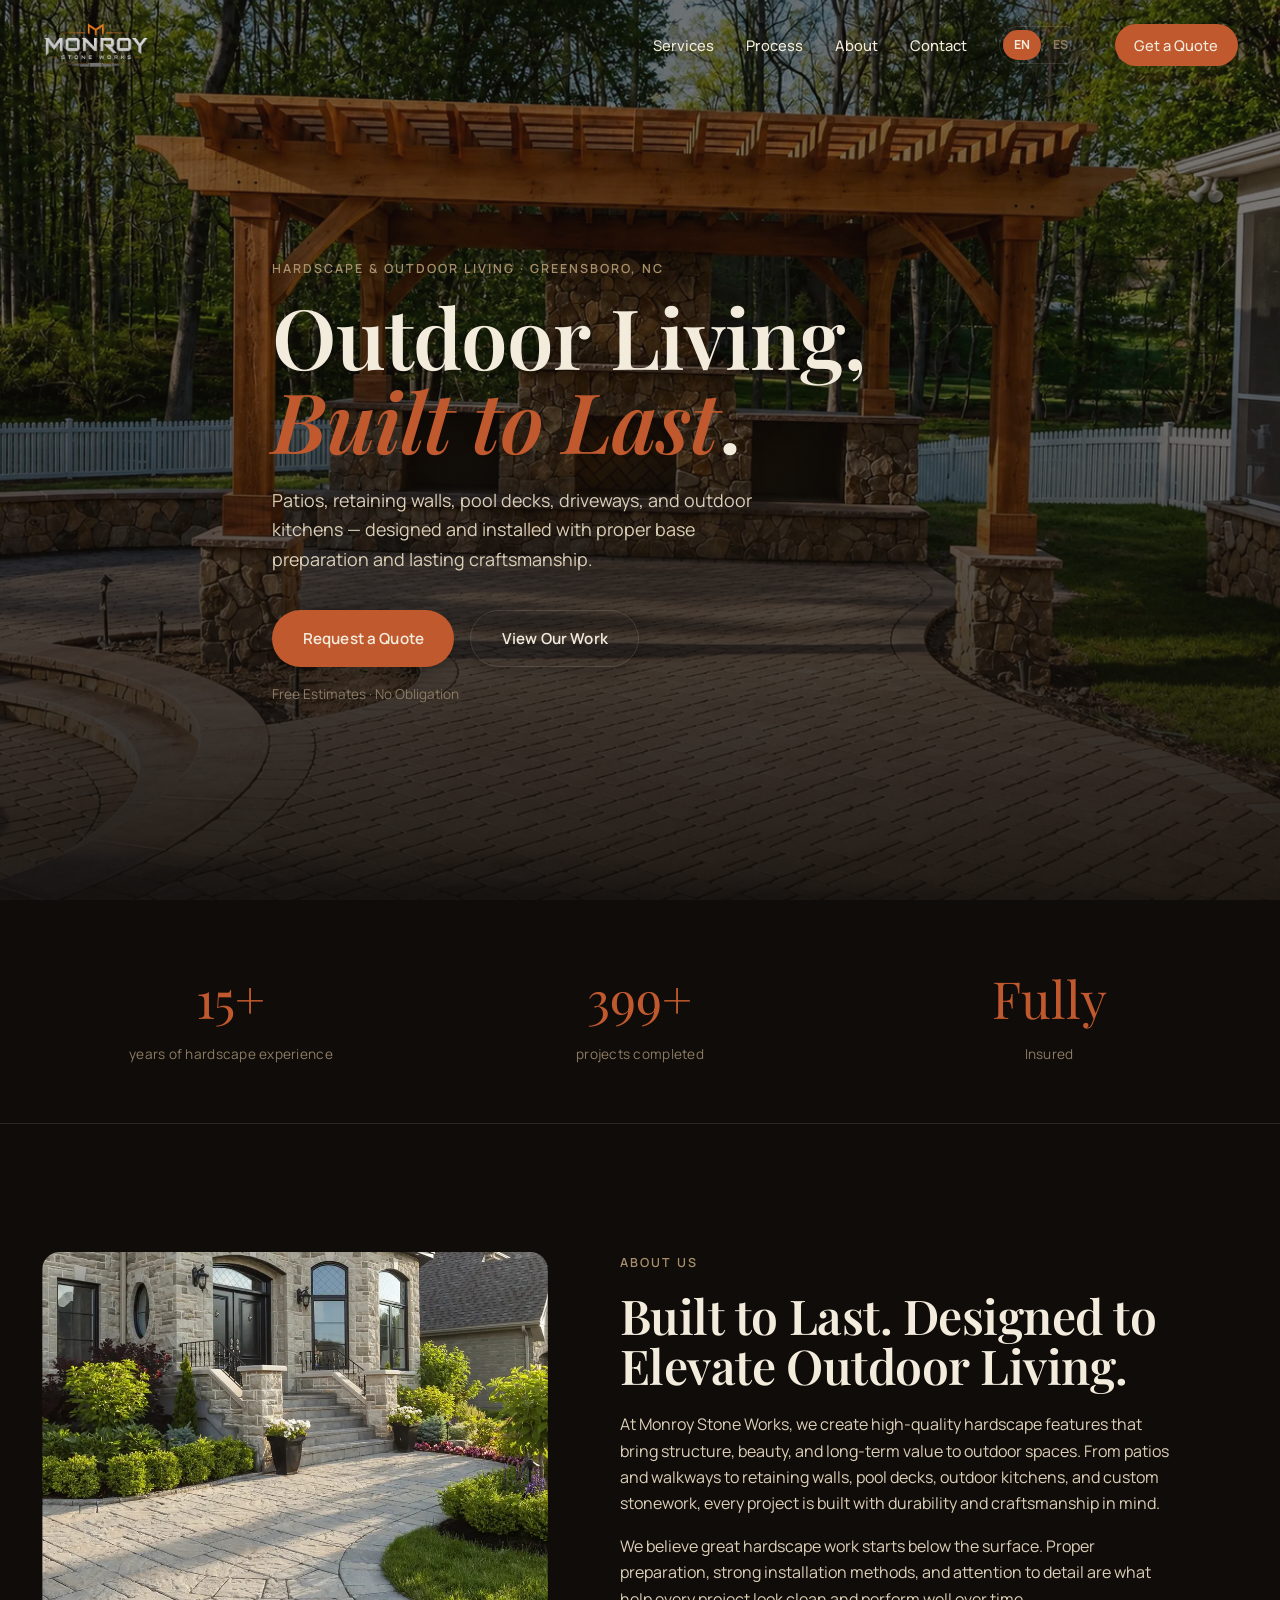
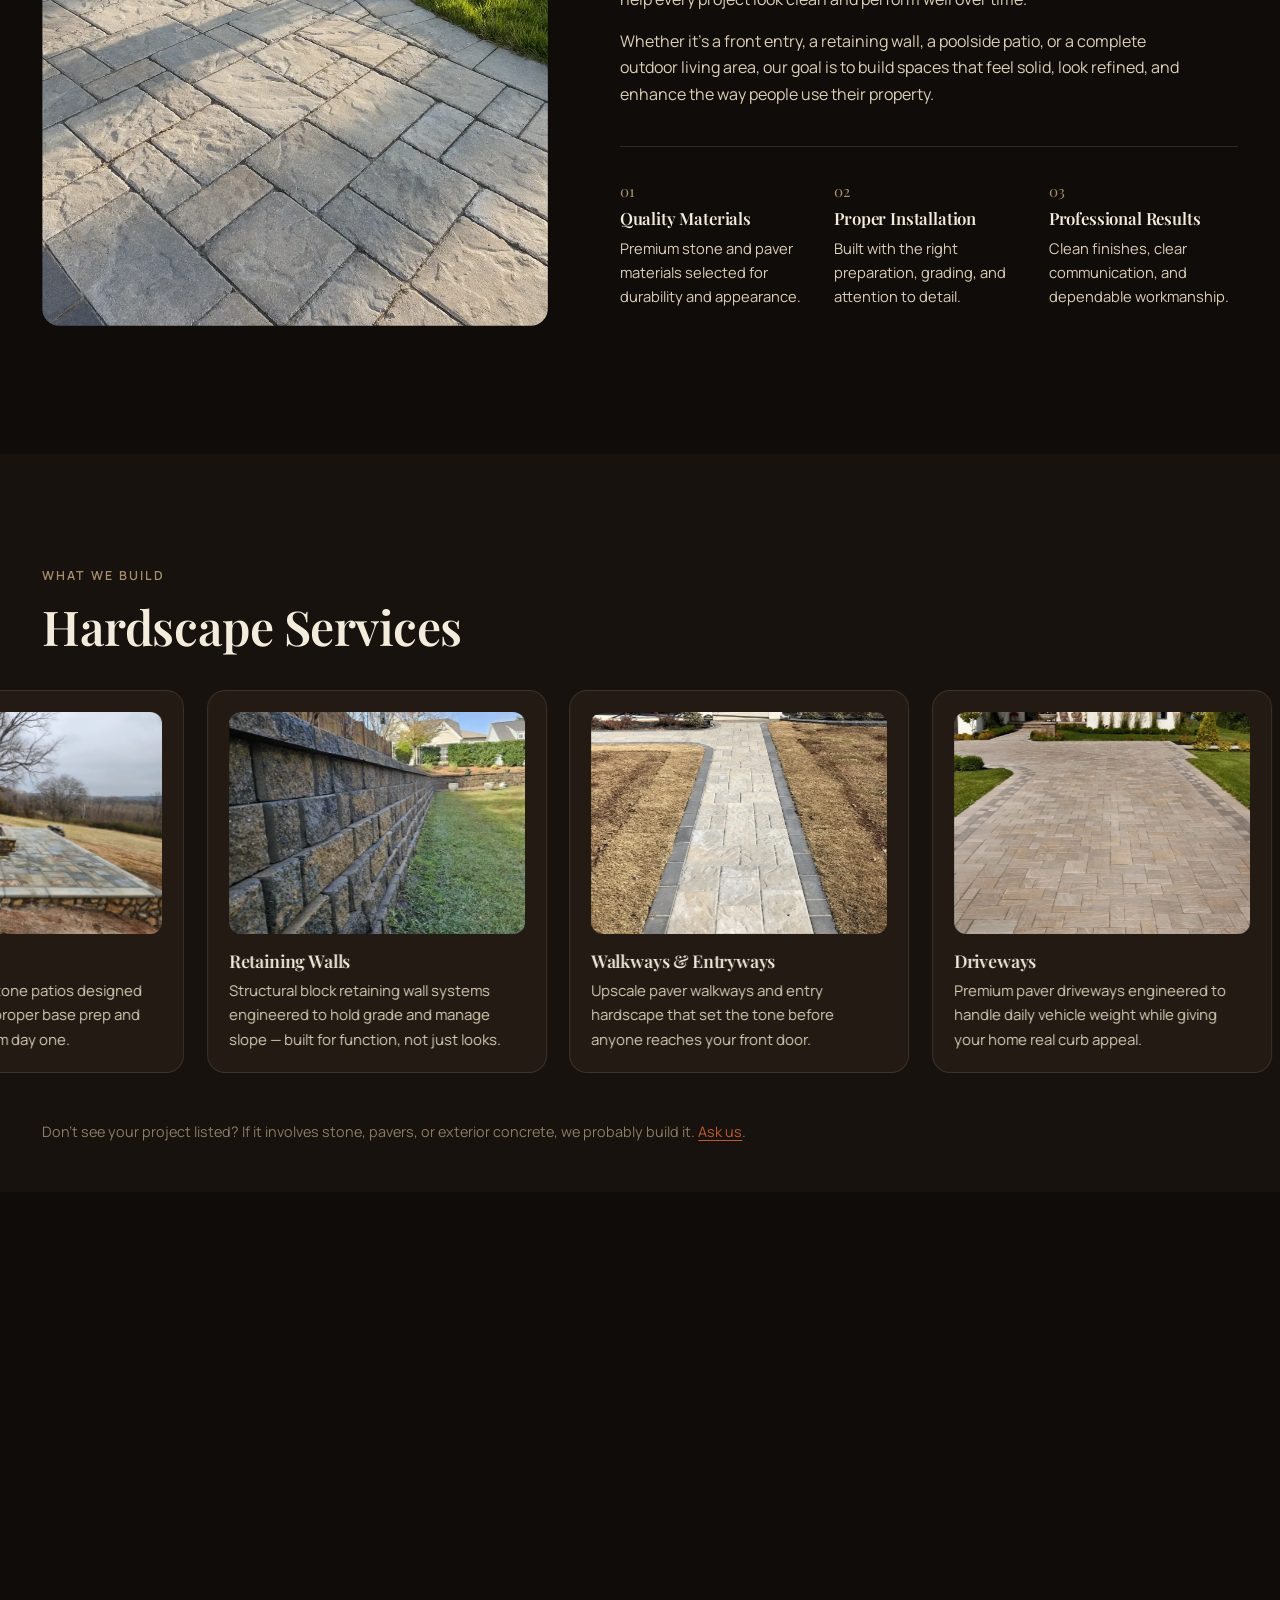
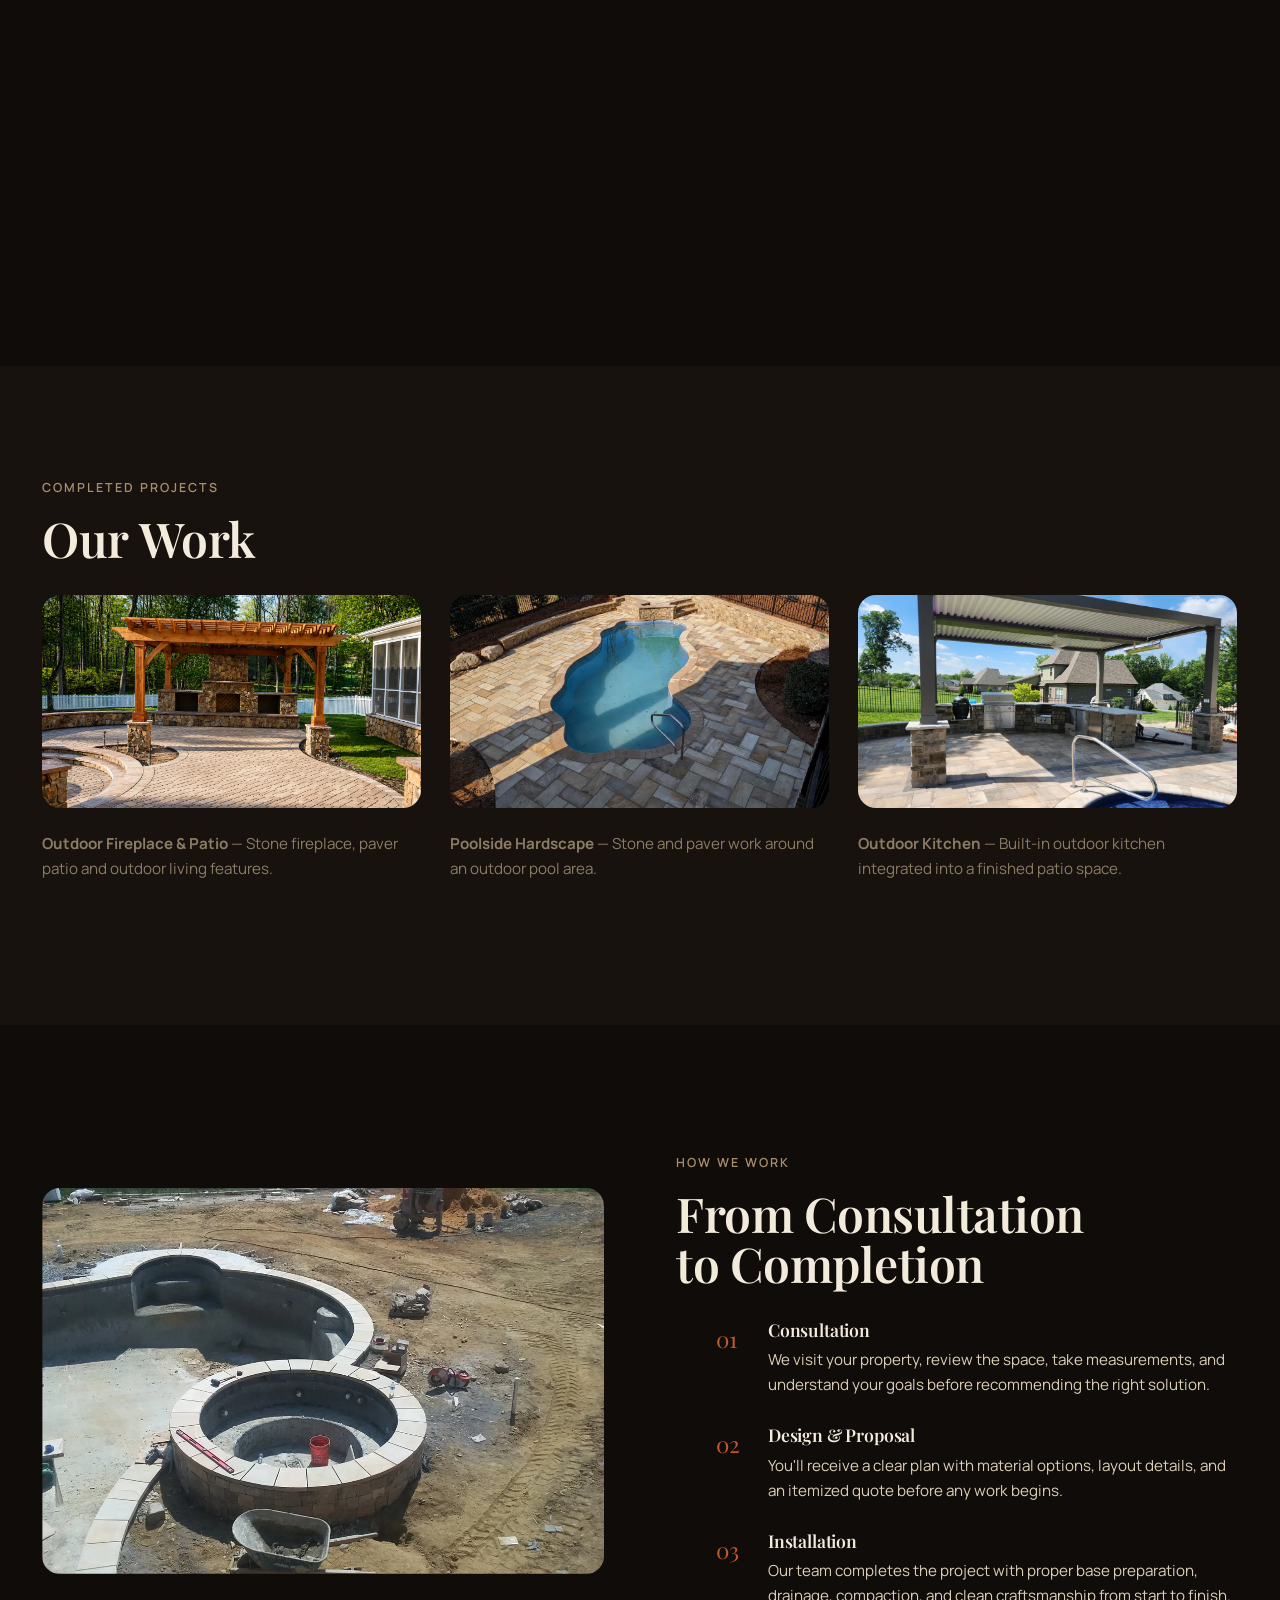
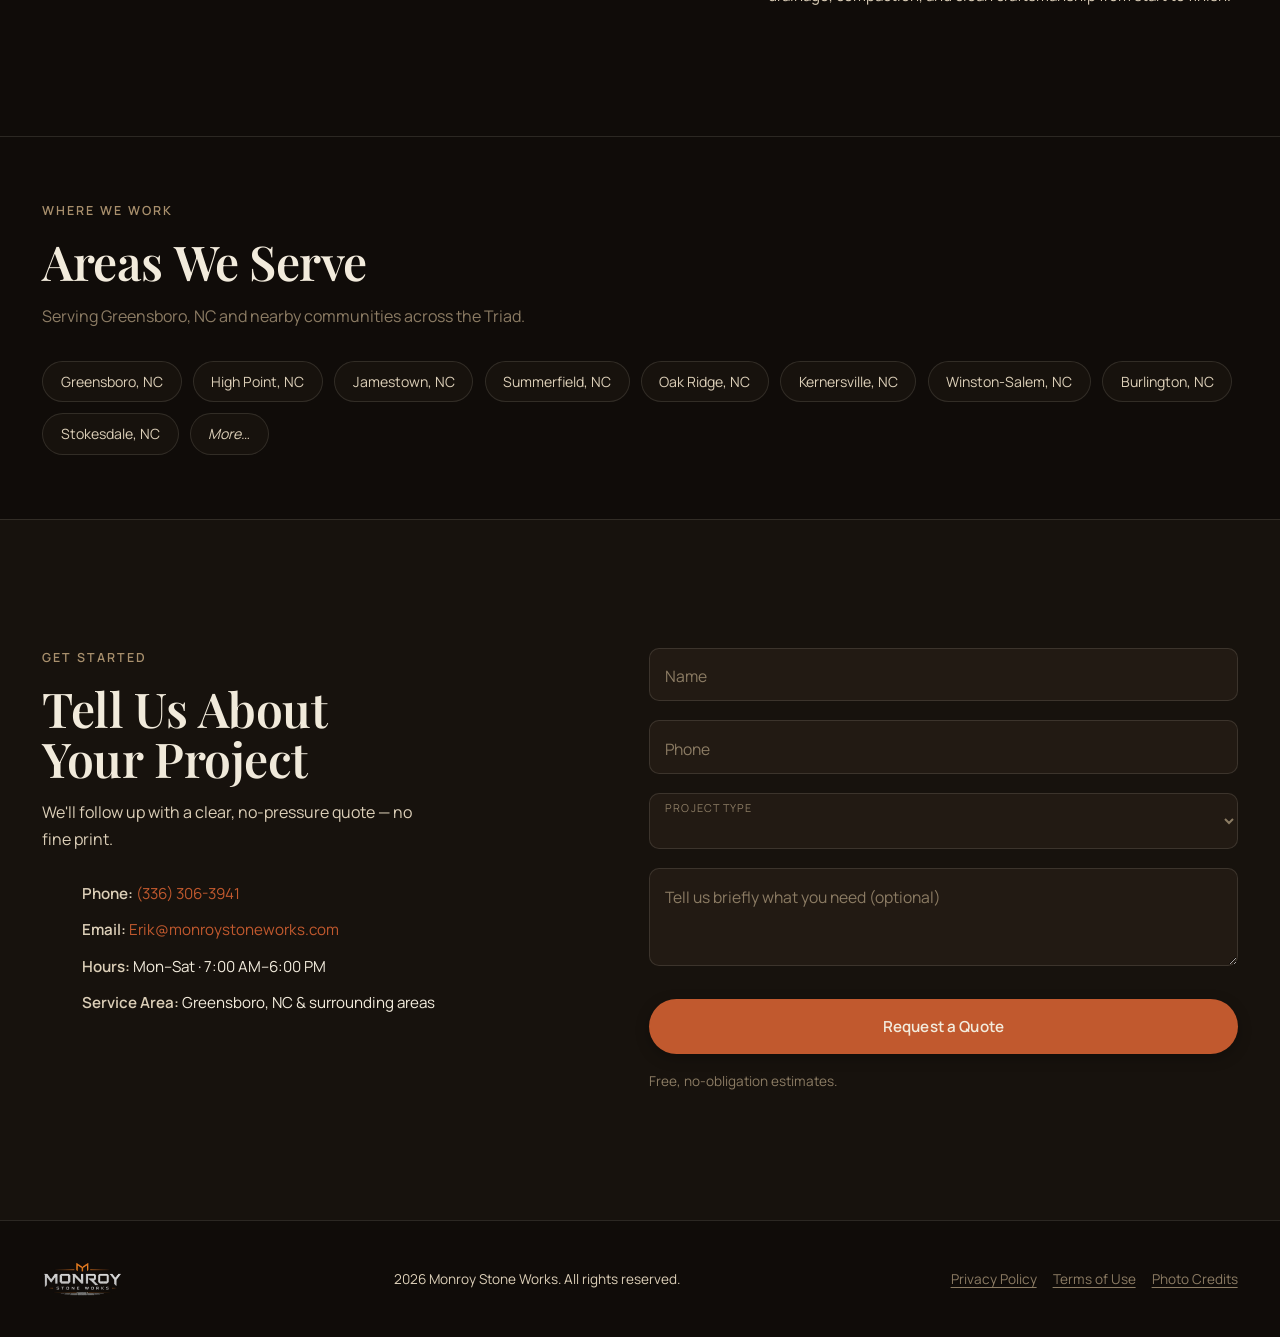
<file: index.html>
<!DOCTYPE html>
<html lang="en" data-lang="en" data-title-es="Monroy Stone Works — Hardscape y Vida Exterior en Greensboro, NC">
<head>
<meta charset="UTF-8" />
<meta name="viewport" content="width=device-width, initial-scale=1" />
<title>Monroy Stone Works — Hardscape &amp; Outdoor Living in Greensboro, NC</title>
<meta name="description" content="Monroy Stone Works builds patios, retaining walls, pool decks, outdoor kitchens, and driveways in Greensboro, NC. Free, no-obligation quotes." data-es="Monroy Stone Works construye patios, muros de retención, áreas de piscina, cocinas exteriores y entradas en Greensboro, Carolina del Norte. Cotizaciones gratuitas sin compromiso." />

<link rel="canonical" href="https://stonemonroy.com/" />

<meta property="og:type" content="website" />
<meta property="og:site_name" content="Monroy Stone Works" />
<meta property="og:title" content="Monroy Stone Works — Hardscape &amp; Outdoor Living in Greensboro, NC" />
<meta property="og:description" content="Monroy Stone Works builds patios, retaining walls, pool decks, outdoor kitchens, and driveways in Greensboro, NC. Free, no-obligation quotes." />
<meta property="og:url" content="https://stonemonroy.com/" />
<meta property="og:image" content="https://stonemonroy.com/assets/img/hero.webp" />
<meta property="og:locale" content="en_US" />

<meta name="twitter:card" content="summary_large_image" />
<meta name="twitter:title" content="Monroy Stone Works — Hardscape &amp; Outdoor Living in Greensboro, NC" />
<meta name="twitter:description" content="Monroy Stone Works builds patios, retaining walls, pool decks, outdoor kitchens, and driveways in Greensboro, NC. Free, no-obligation quotes." />
<meta name="twitter:image" content="https://stonemonroy.com/assets/img/hero.webp" />

<link rel="icon" href="assets/favicon.svg" type="image/svg+xml" />

<script type="application/ld+json">
{
  "@context": "https://schema.org",
  "@type": "HomeAndConstructionBusiness",
  "name": "Monroy Stone Works",
  "url": "https://stonemonroy.com/",
  "image": "https://stonemonroy.com/assets/img/hero.webp",
  "telephone": "+1-336-306-3941",
  "email": "Erik@monroystoneworks.com",
  "areaServed": [
    { "@type": "City", "name": "Greensboro, NC" },
    { "@type": "City", "name": "High Point, NC" },
    { "@type": "City", "name": "Jamestown, NC" },
    { "@type": "City", "name": "Summerfield, NC" },
    { "@type": "City", "name": "Oak Ridge, NC" },
    { "@type": "City", "name": "Kernersville, NC" },
    { "@type": "City", "name": "Winston-Salem, NC" },
    { "@type": "City", "name": "Burlington, NC" },
    { "@type": "City", "name": "Stokesdale, NC" }
  ],
  "openingHoursSpecification": {
    "@type": "OpeningHoursSpecification",
    "dayOfWeek": ["Monday", "Tuesday", "Wednesday", "Thursday", "Friday", "Saturday"],
    "opens": "07:00",
    "closes": "18:00"
  }
}
</script>

<link rel="preconnect" href="https://fonts.googleapis.com">
<link rel="preconnect" href="https://fonts.gstatic.com" crossorigin>
<link rel="stylesheet" href="https://fonts.googleapis.com/css2?family=Playfair+Display:ital,wght@0,500;0,600;1,500;1,600&family=Manrope:wght@300;400;500;600;700&display=swap">

<link rel="preload" as="image" href="assets/img/hero.webp" fetchpriority="high">
<link rel="stylesheet" href="styles.css?v=20260903b">
</head>
<body>

<a href="#main" class="skip-link" data-es="Saltar al contenido">Skip to content</a>

<div class="splash" data-splash aria-hidden="true">
  <div class="splash-inner">
    <img src="assets/img/logo.webp" alt="Monroy Stone Works" class="splash-logo" />
    <span class="splash-line"></span>
  </div>
</div>

<header class="nav" data-nav>
  <div class="nav-inner container">
    <a href="#" class="nav-brand"><img src="assets/img/logo.webp" alt="Monroy Stone Works" class="brand-logo" /></a>
    <nav class="nav-links" aria-label="Primary">
      <a href="#services" class="nav-link" data-es="Servicios">Services</a>
      <a href="#process" class="nav-link" data-es="Proceso">Process</a>
      <a href="#about" class="nav-link" data-es="Nosotros">About</a>
      <a href="#contact" class="nav-link" data-es="Contacto">Contact</a>
      <div class="lang-switch" data-lang-switch role="group" aria-label="Language">
        <button type="button" class="lang-btn is-active" data-lang-btn="en" aria-pressed="true">EN</button>
        <button type="button" class="lang-btn" data-lang-btn="es" aria-pressed="false">ES</button>
      </div>
      <a href="#contact" class="nav-link nav-link-cta" data-es="Cotizar">Get a Quote</a>
    </nav>
    <button class="nav-burger" data-nav-burger aria-label="Open menu" aria-expanded="false" aria-controls="mobile-nav">
      <span></span><span></span><span></span>
    </button>
  </div>
</header>

<nav id="mobile-nav" class="nav-mobile" data-nav-mobile aria-hidden="true" aria-label="Mobile menu">
  <a href="#services" data-es="Servicios">Services</a>
  <a href="#process" data-es="Proceso">Process</a>
  <a href="#about" data-es="Nosotros">About</a>
  <a href="#contact" data-es="Contacto">Contact</a>
  <div class="lang-switch lang-switch-mobile" data-lang-switch role="group" aria-label="Language">
    <button type="button" class="lang-btn is-active" data-lang-btn="en" aria-pressed="true">EN</button>
    <button type="button" class="lang-btn" data-lang-btn="es" aria-pressed="false">ES</button>
  </div>
</nav>

<main id="main">

  <section class="hero">
    <div class="hero-bg">
      <img src="assets/img/hero.webp" alt="Stone fireplace and paver patio under a cedar pergola in a finished backyard living space" fetchpriority="high" loading="eager" class="ambient-on" />
      <div class="hero-bg-tint"></div>
    </div>
    <div class="hero-grain" aria-hidden="true"></div>
    <div class="hero-inner container">
      <p class="kicker" data-es="Hardscape y Vida Exterior · Greensboro, NC">Hardscape &amp; Outdoor Living · Greensboro, NC</p>
      <h1 class="hero-title" data-split="lines" data-es="Vida Exterior, <em>Construida para Durar</em>.">Outdoor Living, <em>Built to Last</em>.</h1>
      <p class="hero-sub" data-reveal data-es="Patios, muros de retención, áreas de piscina, entradas y cocinas exteriores — diseñados e instalados con la preparación de base correcta y un acabado duradero.">Patios, retaining walls, pool decks, driveways, and outdoor kitchens — designed and installed with proper base preparation and lasting craftsmanship.</p>
      <div class="hero-actions">
        <a href="#contact" class="btn btn-primary" data-es="Solicitar Cotización">Request a Quote</a>
        <a href="#work" class="btn btn-ghost" data-es="Ver Nuestro Trabajo">View Our Work</a>
      </div>
      <p class="offer-note" data-es="Cotizaciones Gratis &middot; Sin Compromiso">Free Estimates &middot; No Obligation</p>
    </div>
  </section>

  <!-- Stats verified by business owner: 15+ years of hardscape experience and 400+ completed projects. -->
  <section class="stats" aria-label="Company facts">
    <div class="container stats-grid">
      <div class="stat" data-reveal>
        <span class="stat-value"><span data-count-to="15">15</span>+</span>
        <span class="stat-label" data-es="años de experiencia en hardscape">years of hardscape experience</span>
      </div>
      <div class="stat" data-reveal>
        <span class="stat-value"><span data-count-to="400">400</span>+</span>
        <span class="stat-label" data-es="proyectos completados">projects completed</span>
      </div>
      <div class="stat" data-reveal>
        <span class="stat-value" data-es="Empresa">Fully</span>
        <span class="stat-label" data-es="Asegurada">Insured</span>
      </div>
    </div>
  </section>

  <section class="manifesto" id="about">
    <div class="container manifesto-grid">
      <figure class="manifesto-figure" data-reveal-mask>
        <div class="figure-mask">
          <img src="assets/img/about.webp" alt="Curved paver driveway and walkway leading to a stone-front home" loading="lazy" decoding="async" />
        </div>
      </figure>
      <div class="manifesto-text">
        <p class="kicker" data-es="Quiénes Somos">About Us</p>
        <h2 data-split="words" data-es="Construido para Durar. Diseñado para Elevar la Vida Exterior.">Built to Last. Designed to Elevate Outdoor Living.</h2>
        <p data-reveal data-es="En Monroy Stone Works creamos elementos de hardscape de alta calidad que aportan estructura, belleza y valor duradero a los espacios exteriores. Desde patios y caminos hasta muros de retención, áreas de piscina, cocinas exteriores y trabajos de piedra personalizados, cada proyecto se construye pensando en la durabilidad y la mano de obra.">At Monroy Stone Works, we create high-quality hardscape features that bring structure, beauty, and long-term value to outdoor spaces. From patios and walkways to retaining walls, pool decks, outdoor kitchens, and custom stonework, every project is built with durability and craftsmanship in mind.</p>
        <p data-reveal data-es="Creemos que un buen trabajo de hardscape empieza por debajo de la superficie. Una preparación adecuada, métodos de instalación sólidos y atención al detalle son lo que hace que cada proyecto se vea limpio y funcione bien con el paso del tiempo.">We believe great hardscape work starts below the surface. Proper preparation, strong installation methods, and attention to detail are what help every project look clean and perform well over time.</p>
        <p data-reveal data-es="Ya sea una entrada principal, un muro de retención, un patio junto a la piscina o un espacio completo de vida exterior, nuestro objetivo es construir espacios que se sientan sólidos, se vean refinados y mejoren la forma en que la gente usa su propiedad.">Whether it's a front entry, a retaining wall, a poolside patio, or a complete outdoor living area, our goal is to build spaces that feel solid, look refined, and enhance the way people use their property.</p>
        <div class="manifesto-pillars">
          <div class="pillar" data-reveal>
            <span class="pillar-num">01</span>
            <h3 data-es="Materiales de Calidad">Quality Materials</h3>
            <p data-es="Piedra y adoquín premium, seleccionados por su durabilidad y apariencia.">Premium stone and paver materials selected for durability and appearance.</p>
          </div>
          <div class="pillar" data-reveal>
            <span class="pillar-num">02</span>
            <h3 data-es="Instalación Adecuada">Proper Installation</h3>
            <p data-es="Construido con la preparación, nivelación y atención al detalle correctas.">Built with the right preparation, grading, and attention to detail.</p>
          </div>
          <div class="pillar" data-reveal>
            <span class="pillar-num">03</span>
            <h3 data-es="Resultados Profesionales">Professional Results</h3>
            <p data-es="Acabados limpios, comunicación clara y un trabajo en el que se puede confiar.">Clean finishes, clear communication, and dependable workmanship.</p>
          </div>
        </div>
      </div>
    </div>
  </section>

  <section class="showcase" id="services">
    <div class="container showcase-head">
      <p class="kicker" data-es="Lo que Construimos">What We Build</p>
      <h2 data-split="words" data-es="Servicios de Hardscape">Hardscape Services</h2>
    </div>
    <div class="showcase-track-wrap">
      <div class="showcase-track" data-showcase>
        <article class="service-card" data-tilt-target>
          <div class="service-img"><img src="assets/img/patios.webp" alt="Flagstone patio with a built-in stone fire pit overlooking a rural hillside" loading="lazy" decoding="async" /></div>
          <h3 data-es="Patios">Patios</h3>
          <p data-es="Patios de adoquín y piedra natural diseñados para el uso diario real — con base y drenaje correctos desde el primer día.">Paver and natural stone patios designed for real daily use — proper base prep and drainage built in from day one.</p>
        </article>
        <article class="service-card" data-tilt-target>
          <div class="service-img"><img src="assets/img/retaining-walls.webp" alt="Structural block retaining wall along a residential backyard property line" loading="lazy" decoding="async" /></div>
          <h3 data-es="Muros de Retención">Retaining Walls</h3>
          <p data-es="Sistemas de muros de retención estructurales diseñados para contener el terreno y manejar pendientes — construidos para funcionar, no solo para verse bien.">Structural block retaining wall systems engineered to hold grade and manage slope — built for function, not just looks.</p>
        </article>
        <article class="service-card" data-tilt-target>
          <div class="service-img"><img src="assets/img/walkways-entryways.webp" alt="Paver walkway with contrasting border leading to a home's front entrance" loading="lazy" decoding="async" /></div>
          <h3 data-es="Caminos y Entradas">Walkways &amp; Entryways</h3>
          <p data-es="Caminos de adoquín y entradas de alta gama que marcan la pauta antes de que alguien llegue a la puerta.">Upscale paver walkways and entry hardscape that set the tone before anyone reaches your front door.</p>
        </article>
        <article class="service-card" data-tilt-target>
          <div class="service-img"><img src="assets/img/driveways.webp" alt="Premium paver driveway curving toward a stone-front house" loading="lazy" decoding="async" /></div>
          <h3 data-es="Entradas de Vehículos">Driveways</h3>
          <p data-es="Entradas de vehículos en adoquín premium, diseñadas para soportar el peso diario y darle a tu casa una entrada con carácter.">Premium paver driveways engineered to handle daily vehicle weight while giving your home real curb appeal.</p>
        </article>
        <article class="service-card" data-tilt-target>
          <div class="service-img"><img src="assets/img/pool-decks.webp" alt="Herringbone stone pool deck surrounding a freeform pool with a raised stone fire feature" loading="lazy" decoding="async" /></div>
          <h3 data-es="Áreas de Piscina">Pool Decks</h3>
          <p data-es="Superficies de adoquín y piedra alrededor de la piscina — limpias, elegantes y funcionales mojadas o secas.">Paver and stone surfaces around the pool — clean, upscale, and built to perform wet or dry.</p>
        </article>
        <article class="service-card" data-tilt-target>
          <div class="service-img"><img src="assets/img/outdoor-kitchens.webp" alt="U-shaped stone outdoor kitchen with built-in grill, refrigerator, and charcoal grill under a pergola" loading="lazy" decoding="async" /></div>
          <h3 data-es="Cocinas Exteriores">Outdoor Kitchens</h3>
          <p data-es="Islas de asador empotradas, barras de piedra y espacios de bar exterior, pensados para cocinar y recibir invitados afuera.">Built-in grill islands, stone counters, and outdoor bar space designed for cooking and entertaining outside.</p>
        </article>
        <article class="service-card" data-tilt-target>
          <div class="service-img"><img src="assets/img/fire-pits.webp" alt="Round stone fire pit on a paver patio with a stone outdoor kitchen bar in the background" loading="lazy" decoding="async" /></div>
          <h3 data-es="Fire Pits">Fire Pits</h3>
          <p data-es="Fire pits de piedra empotrados, diseñados como el punto de reunión natural de cualquier patio.">Built-in stone fire pits designed as the natural gathering point of any backyard.</p>
        </article>
        <article class="service-card" data-tilt-target>
          <div class="service-img"><img src="assets/img/fireplaces.webp" alt="Stacked stone outdoor fireplace with wood-storage niches on a paver patio" loading="lazy" decoding="async" /></div>
          <h3 data-es="Chimeneas Exteriores">Fireplaces</h3>
          <p data-es="Chimeneas de piedra construidas como el punto focal de tu patio, con nichos para leña y un acabado listo para durar generaciones.">Stone fireplaces built as the focal point of your patio, with wood-storage niches and a finish made to last generations.</p>
        </article>
        <article class="service-card" data-tilt-target>
          <div class="service-img"><img src="assets/img/custom-stonework.webp" alt="Terraced stone retaining wall with an integrated stone bench and built-in lighting" loading="lazy" decoding="async" /></div>
          <h3 data-es="Trabajo de Piedra Personalizado">Custom Stone Work</h3>
          <p data-es="Elementos arquitectónicos en piedra, muros con asientos y mampostería personalizada, construidos a la medida de tu propiedad.">Architectural stone features, seat walls, and custom masonry built to your property's exact layout.</p>
        </article>
      </div>
    </div>
    <p class="showcase-note container" data-es="¿No ves tu proyecto en la lista? Si involucra piedra, adoquín o concreto exterior, probablemente lo construimos. <a href=&quot;#contact&quot;>Pregúntanos</a>.">Don't see your project listed? If it involves stone, pavers, or exterior concrete, we probably build it. <a href="#contact">Ask us</a>.</p>
  </section>

  <section class="featured" id="work">
    <div class="container">
      <p class="kicker" data-es="Proyectos Terminados">Completed Projects</p>
      <h2 data-split="words" data-es="Nuestro Trabajo">Our Work</h2>
    </div>
    <div class="container featured-grid">
      <div>
        <figure class="featured-figure">
          <img src="assets/img/work-fireplace.webp" alt="Outdoor stone fireplace with paver patio and outdoor living space" loading="lazy" decoding="async" />
        </figure>
        <p class="featured-caption" data-es="<strong>Chimenea Exterior y Patio</strong> &mdash; Chimenea de piedra, patio de adoquín y elementos de vida al aire libre."><strong>Outdoor Fireplace &amp; Patio</strong> &mdash; Stone fireplace, paver patio and outdoor living features.</p>
      </div>
      <div>
        <figure class="featured-figure">
          <img src="assets/img/work-pool.webp" alt="Stone and paver hardscape around an outdoor pool area" loading="lazy" decoding="async" />
        </figure>
        <p class="featured-caption" data-es="<strong>Piedra junto a la Piscina</strong> &mdash; Trabajo en piedra y adoquín alrededor de una zona de piscina exterior."><strong>Poolside Hardscape</strong> &mdash; Stone and paver work around an outdoor pool area.</p>
      </div>
      <div>
        <figure class="featured-figure">
          <img src="assets/img/work-outdoor-kitchen.webp" alt="Built-in outdoor kitchen with stone counters on a finished patio" loading="lazy" decoding="async" />
        </figure>
        <p class="featured-caption" data-es="<strong>Cocina Exterior</strong> &mdash; Cocina exterior empotrada integrada en un espacio de patio terminado."><strong>Outdoor Kitchen</strong> &mdash; Built-in outdoor kitchen integrated into a finished patio space.</p>
      </div>
    </div>
  </section>

  <section class="process" id="process">
    <div class="container process-grid">
      <figure class="process-figure" data-reveal-mask>
        <div class="figure-mask">
          <img src="assets/img/process.webp" alt="Aerial view of a pool and stone fire pit under construction, with a cement mixer and tools on site" loading="lazy" decoding="async" />
        </div>
      </figure>
      <div class="process-steps">
        <p class="kicker" data-es="Cómo Trabajamos">How We Work</p>
        <h2 data-split="words" data-es="De la Consulta a la Obra Terminada">From Consultation to Completion</h2>
        <ol class="steps-list">
          <li class="step" data-reveal>
            <span class="step-num">01</span>
            <div>
              <h3 data-es="Consulta">Consultation</h3>
              <p data-es="Visitamos tu propiedad, revisamos el espacio, tomamos medidas y entendemos tus objetivos antes de recomendar la solución adecuada.">We visit your property, review the space, take measurements, and understand your goals before recommending the right solution.</p>
            </div>
          </li>
          <li class="step" data-reveal>
            <span class="step-num">02</span>
            <div>
              <h3 data-es="Diseño y Propuesta">Design &amp; Proposal</h3>
              <p data-es="Recibirás un plan claro con opciones de materiales, detalles del diseño y una cotización detallada antes de comenzar cualquier trabajo.">You'll receive a clear plan with material options, layout details, and an itemized quote before any work begins.</p>
            </div>
          </li>
          <li class="step" data-reveal>
            <span class="step-num">03</span>
            <div>
              <h3 data-es="Instalación">Installation</h3>
              <p data-es="Nuestro equipo completa el proyecto con la preparación de base adecuada, buen drenaje, compactación y un acabado limpio de principio a fin.">Our team completes the project with proper base preparation, drainage, compaction, and clean craftsmanship from start to finish.</p>
            </div>
          </li>
        </ol>
      </div>
    </div>
  </section>

  <section class="areas" id="areas">
    <div class="container">
      <p class="kicker" data-es="D&oacute;nde Trabajamos">Where We Work</p>
      <h2 data-split="words" data-es="&Aacute;reas que Atendemos">Areas We Serve</h2>
      <p class="areas-intro" data-es="Atendemos Greensboro, NC y comunidades cercanas en el &aacute;rea del Triad.">Serving Greensboro, NC and nearby communities across the Triad.</p>
      <ul class="areas-list">
        <li>Greensboro, NC</li>
        <li>High Point, NC</li>
        <li>Jamestown, NC</li>
        <li>Summerfield, NC</li>
        <li>Oak Ridge, NC</li>
        <li>Kernersville, NC</li>
        <li>Winston-Salem, NC</li>
        <li>Burlington, NC</li>
        <li>Stokesdale, NC</li>
        <li class="areas-more" data-es="Y m&aacute;s&hellip;">More&hellip;</li>
      </ul>
    </div>
  </section>

  <section class="cta-quote" id="contact">
    <div class="container cta-grid">
      <div class="cta-text">
        <p class="kicker" data-es="Empecemos">Get Started</p>
        <h2 data-split="words" data-es="Cuéntanos sobre tu Proyecto">Tell Us About Your Project</h2>
        <p data-es="Te responderemos con una cotización clara y sin presión — sin letra pequeña.">We'll follow up with a clear, no-pressure quote — no fine print.</p>
        <ul class="cta-contact-list">
          <li><strong data-es="Teléfono:">Phone:</strong> <a href="tel:+13363063941">(336) 306-3941</a></li>
          <li><strong data-es="Correo:">Email:</strong> <a href="mailto:Erik@monroystoneworks.com">Erik@monroystoneworks.com</a></li>
          <li><strong data-es="Horario:">Hours:</strong> <span data-es="Lun–Sáb · 7:00 a.m.–6:00 p.m.">Mon–Sat · 7:00 AM–6:00 PM</span></li>
          <li><strong data-es="Área de Servicio:">Service Area:</strong> <span data-es="Greensboro, NC y alrededores">Greensboro, NC &amp; surrounding areas</span></li>
        </ul>
      </div>
      <div class="cta-form-wrap">
        <form class="cta-form" data-contact-form action="https://formspree.io/f/mjyvkngr" method="POST" novalidate>
          <div class="field field-hp" aria-hidden="true">
            <label for="f-gotcha">Company</label>
            <input type="text" name="_gotcha" id="f-gotcha" tabindex="-1" autocomplete="off" />
          </div>
          <div class="field">
            <input type="text" name="name" id="f-name" required placeholder=" " />
            <label for="f-name" data-es="Nombre">Name</label>
          </div>
          <div class="field">
            <input type="tel" name="phone" id="f-phone" required placeholder=" " />
            <label for="f-phone" data-es="Teléfono">Phone</label>
          </div>
          <div class="field">
            <select name="service" id="f-service" required>
              <option value="" disabled selected hidden></option>
              <option data-es="Patios">Patios</option>
              <option data-es="Muros de Retención">Retaining Walls</option>
              <option data-es="Caminos y Entradas">Walkways &amp; Entryways</option>
              <option data-es="Entradas de Vehículos">Driveways</option>
              <option data-es="Áreas de Piscina">Pool Decks</option>
              <option data-es="Cocinas Exteriores">Outdoor Kitchens</option>
              <option data-es="Fire Pits">Fire Pits</option>
              <option data-es="Chimeneas Exteriores">Fireplaces</option>
              <option data-es="Trabajo de Piedra Personalizado">Custom Stone Work</option>
              <option data-es="Otro / No Estoy Seguro">Other / Not Sure</option>
            </select>
            <label for="f-service" data-es="Tipo de Proyecto">Project Type</label>
          </div>
          <div class="field">
            <textarea name="message" id="f-message" rows="3" placeholder=" "></textarea>
            <label for="f-message" data-es="Cuéntanos brevemente qué necesitas (opcional)">Tell us briefly what you need (optional)</label>
          </div>
          <button type="submit" class="btn btn-primary cta-submit">
            <span class="cta-form-label" data-es="Solicitar Cotización">Request a Quote</span>
            <span class="cta-form-spinner" aria-hidden="true"></span>
            <svg class="cta-form-check" viewBox="0 0 24 24" aria-hidden="true"><path d="M4 12.5l5 5L20 6" pathLength="1" /></svg>
          </button>
        </form>
        <p class="offer-note" data-es="Cotizaciones gratuitas y sin compromiso.">Free, no-obligation estimates.</p>
        <div class="cta-form-error" data-contact-error role="alert" aria-live="polite"></div>
        <div class="cta-success" data-contact-success aria-hidden="true">
          <h3 data-es="Solicitud Enviada.">Request Sent.</h3>
          <p data-contact-success-msg></p>
        </div>
      </div>
    </div>
  </section>

</main>

<footer class="footer">
  <div class="container footer-inner">
    <a href="#" class="nav-brand"><img src="assets/img/logo.webp" alt="Monroy Stone Works" class="brand-logo" /></a>
    <p><span data-year></span> Monroy Stone Works. <span data-es="Todos los derechos reservados.">All rights reserved.</span></p>
    <div class="footer-links">
      <a href="privacy.html" data-es="Política de Privacidad">Privacy Policy</a>
      <a href="terms.html" data-es="Términos de Uso">Terms of Use</a>
      <a href="creditos.html" data-es="Créditos de Imágenes">Photo Credits</a>
    </div>
  </div>
</footer>

<script defer src="lib/gsap.min.js"></script>
<script defer src="lib/ScrollTrigger.min.js"></script>
<script defer src="main.js?v=20260903b"></script>
</body>
</html>
</file>
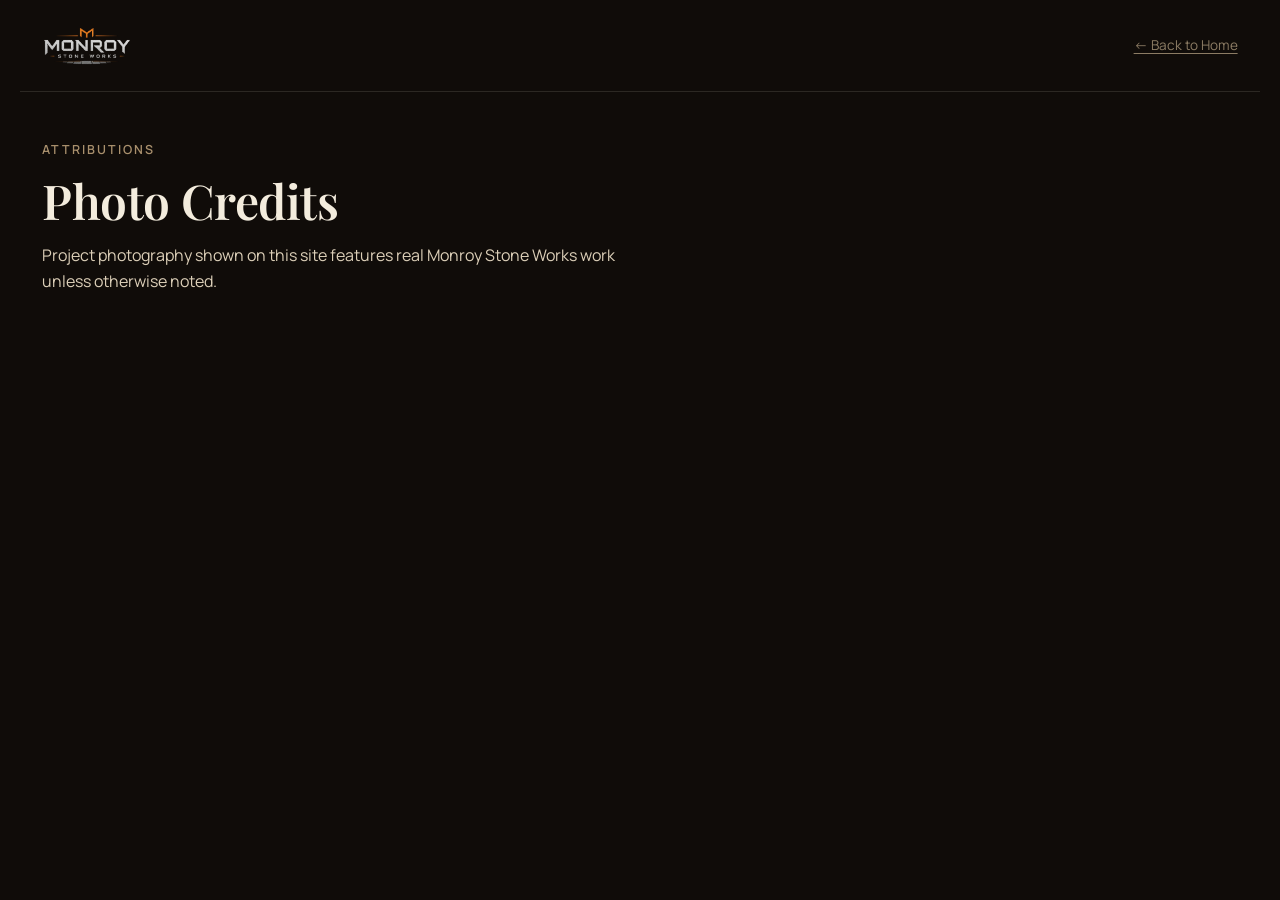
<file: creditos.html>
<!DOCTYPE html>
<html lang="en">
<head>
<meta charset="UTF-8" />
<meta name="viewport" content="width=device-width, initial-scale=1" />
<title>Photo Credits — Monroy Stone Works</title>
<meta name="description" content="Photo credits for the Monroy Stone Works website." />
<link rel="icon" href="assets/favicon.svg" type="image/svg+xml" />
<link rel="preconnect" href="https://fonts.googleapis.com">
<link rel="preconnect" href="https://fonts.gstatic.com" crossorigin>
<link rel="stylesheet" href="https://fonts.googleapis.com/css2?family=Playfair+Display:ital,wght@0,500;0,600;1,500;1,600&family=Manrope:wght@300;400;500;600;700&display=swap">
<link rel="stylesheet" href="styles.css?v=20260830">
<style>
  .credits-page { padding-block: 3rem 5rem; }
  .legal-top { display: flex; align-items: center; justify-content: space-between; flex-wrap: wrap; gap: 1rem; padding-block: 1.6rem; border-bottom: 1px solid var(--line); }
  .legal-top .legal-logo img { height: 40px; width: auto; display: block; }
  .legal-top .legal-back { color: var(--cream-3); font-size: 0.85rem; text-decoration: underline; text-underline-offset: 3px; }
</style>
</head>
<body>
<a href="#main" class="skip-link">Skip to content</a>
<div class="legal-top container">
  <a href="index.html" class="legal-logo"><img src="assets/img/logo.webp" alt="Monroy Stone Works" /></a>
  <a href="index.html" class="legal-back">&larr; Back to Home</a>
</div>

<main id="main" class="container credits-page">
  <p class="kicker">Attributions</p>
  <h1 style="font-size:clamp(2rem,4.5vw,3rem);">Photo Credits</h1>
  <p style="margin-top:1rem;max-width:60ch;">Project photography shown on this site features real Monroy Stone Works work unless otherwise noted.</p>
</main>
</body>
</html>
</file>
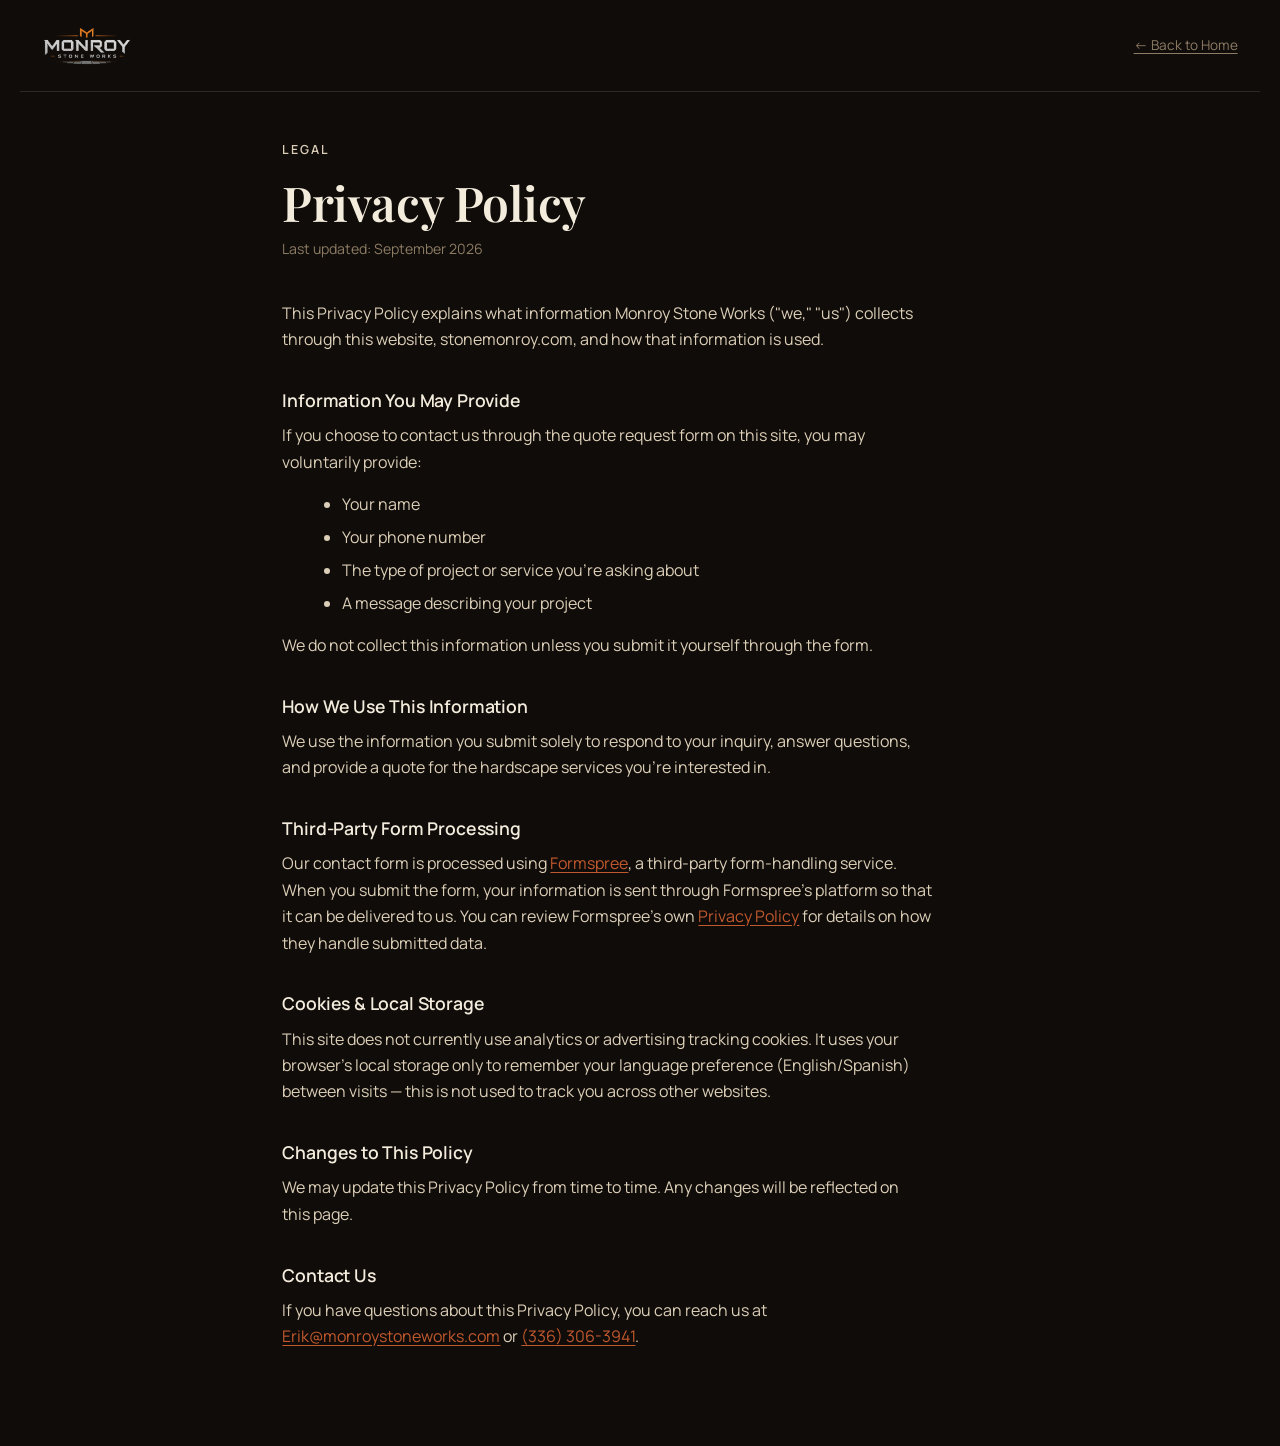
<file: privacy.html>
<!DOCTYPE html>
<html lang="en">
<head>
<meta charset="UTF-8" />
<meta name="viewport" content="width=device-width, initial-scale=1" />
<title>Privacy Policy — Monroy Stone Works</title>
<meta name="description" content="Privacy Policy for the Monroy Stone Works website and contact form." />
<link rel="icon" href="assets/favicon.svg" type="image/svg+xml" />
<link rel="preconnect" href="https://fonts.googleapis.com">
<link rel="preconnect" href="https://fonts.gstatic.com" crossorigin>
<link rel="stylesheet" href="https://fonts.googleapis.com/css2?family=Playfair+Display:ital,wght@0,500;0,600;1,500;1,600&family=Manrope:wght@300;400;500;600;700&display=swap">
<link rel="stylesheet" href="styles.css?v=20260830">
<style>
  .legal-page { padding-block: 3rem 5rem; max-width: 760px; }
  .legal-top { display: flex; align-items: center; justify-content: space-between; flex-wrap: wrap; gap: 1rem; padding-block: 1.6rem; border-bottom: 1px solid var(--line); }
  .legal-top .legal-logo img { height: 40px; width: auto; display: block; }
  .legal-top .legal-back { color: var(--cream-3); font-size: 0.85rem; text-decoration: underline; text-underline-offset: 3px; }
  .legal-page h1 { font-size: clamp(2rem, 4.5vw, 3rem); margin-bottom: 0.6rem; }
  .legal-page .updated { color: var(--cream-3); font-size: 0.88rem; margin-bottom: 2.5rem; }
  .legal-page h2 { font-family: var(--sans); font-size: 1.1rem; margin-top: 2.4rem; margin-bottom: 0.8rem; color: var(--cream); }
  .legal-page p { color: var(--cream-2); max-width: 65ch; margin-bottom: 1rem; }
  .legal-page ul { margin: 0 0 1rem 1.2rem; color: var(--cream-2); }
  .legal-page li { margin-bottom: 0.4rem; }
  .legal-page a { color: var(--accent); text-decoration: underline; text-underline-offset: 3px; }
</style>
</head>
<body>
<a href="#main" class="skip-link">Skip to content</a>
<div class="legal-top container">
  <a href="index.html" class="legal-logo"><img src="assets/img/logo.webp" alt="Monroy Stone Works" /></a>
  <a href="index.html" class="legal-back">&larr; Back to Home</a>
</div>

<main id="main" class="container legal-page">
  <p class="kicker">Legal</p>
  <h1>Privacy Policy</h1>
  <p class="updated">Last updated: September 2026</p>

  <p>This Privacy Policy explains what information Monroy Stone Works ("we," "us") collects through this website, stonemonroy.com, and how that information is used.</p>

  <h2>Information You May Provide</h2>
  <p>If you choose to contact us through the quote request form on this site, you may voluntarily provide:</p>
  <ul>
    <li>Your name</li>
    <li>Your phone number</li>
    <li>The type of project or service you're asking about</li>
    <li>A message describing your project</li>
  </ul>
  <p>We do not collect this information unless you submit it yourself through the form.</p>

  <h2>How We Use This Information</h2>
  <p>We use the information you submit solely to respond to your inquiry, answer questions, and provide a quote for the hardscape services you're interested in.</p>

  <h2>Third-Party Form Processing</h2>
  <p>Our contact form is processed using <a href="https://formspree.io/" target="_blank" rel="noopener">Formspree</a>, a third-party form-handling service. When you submit the form, your information is sent through Formspree's platform so that it can be delivered to us. You can review Formspree's own <a href="https://formspree.io/legal/privacy-policy/" target="_blank" rel="noopener">Privacy Policy</a> for details on how they handle submitted data.</p>

  <h2>Cookies &amp; Local Storage</h2>
  <p>This site does not currently use analytics or advertising tracking cookies. It uses your browser's local storage only to remember your language preference (English/Spanish) between visits — this is not used to track you across other websites.</p>

  <h2>Changes to This Policy</h2>
  <p>We may update this Privacy Policy from time to time. Any changes will be reflected on this page.</p>

  <h2>Contact Us</h2>
  <p>If you have questions about this Privacy Policy, you can reach us at <a href="mailto:Erik@monroystoneworks.com">Erik@monroystoneworks.com</a> or <a href="tel:+13363063941">(336) 306-3941</a>.</p>
</main>
</body>
</html>
</file>
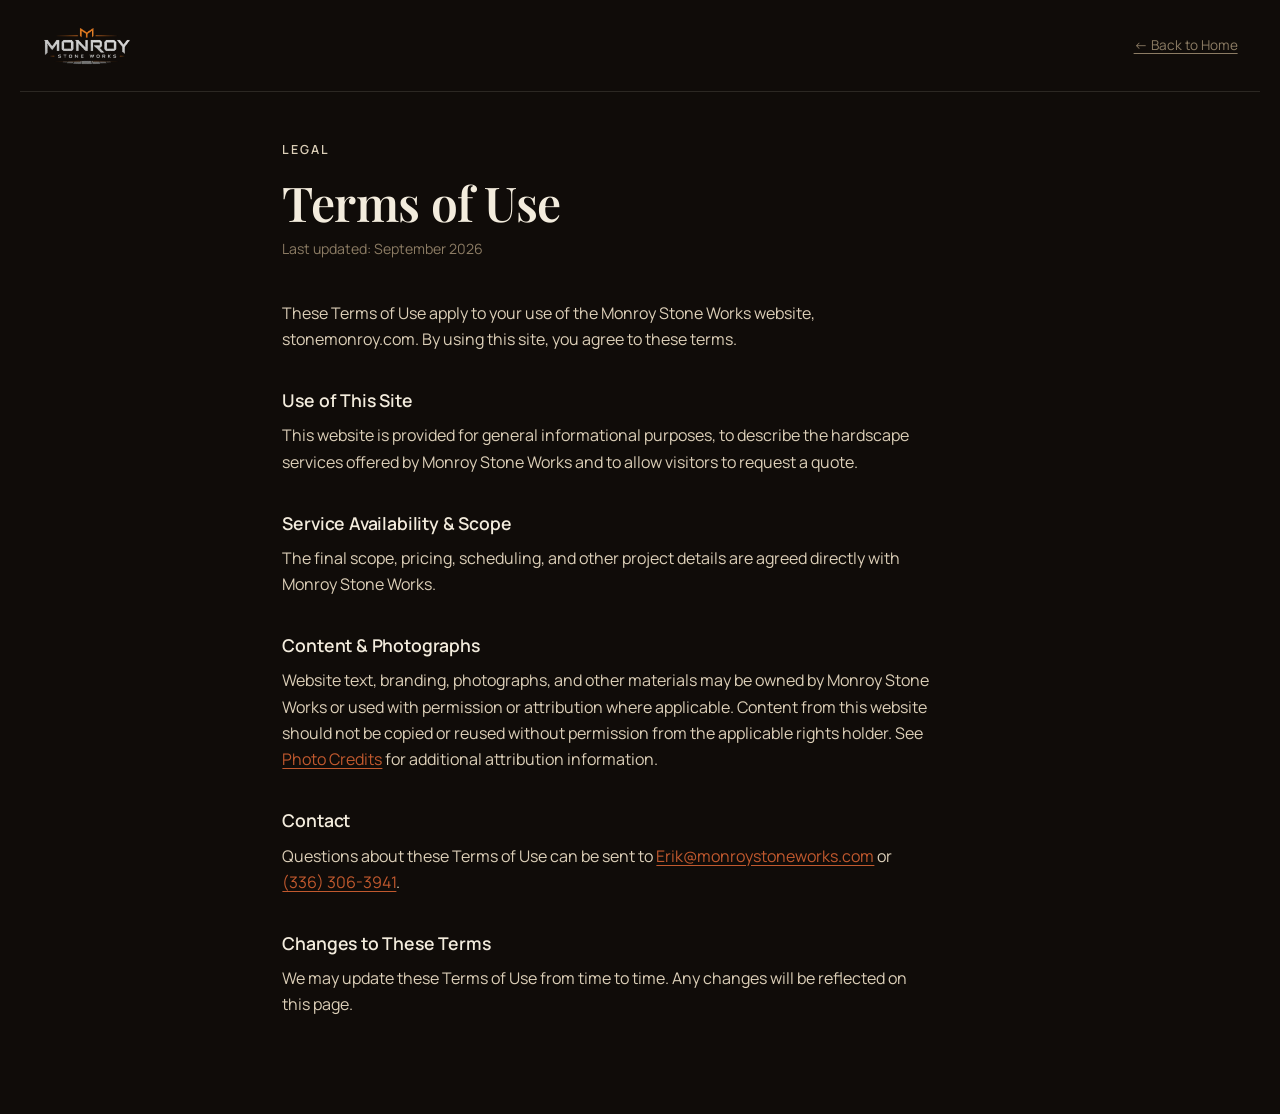
<file: terms.html>
<!DOCTYPE html>
<html lang="en">
<head>
<meta charset="UTF-8" />
<meta name="viewport" content="width=device-width, initial-scale=1" />
<title>Terms of Use — Monroy Stone Works</title>
<meta name="description" content="Terms of Use for the Monroy Stone Works website." />
<link rel="icon" href="assets/favicon.svg" type="image/svg+xml" />
<link rel="preconnect" href="https://fonts.googleapis.com">
<link rel="preconnect" href="https://fonts.gstatic.com" crossorigin>
<link rel="stylesheet" href="https://fonts.googleapis.com/css2?family=Playfair+Display:ital,wght@0,500;0,600;1,500;1,600&family=Manrope:wght@300;400;500;600;700&display=swap">
<link rel="stylesheet" href="styles.css?v=20260830">
<style>
  .legal-page { padding-block: 3rem 5rem; max-width: 760px; }
  .legal-top { display: flex; align-items: center; justify-content: space-between; flex-wrap: wrap; gap: 1rem; padding-block: 1.6rem; border-bottom: 1px solid var(--line); }
  .legal-top .legal-logo img { height: 40px; width: auto; display: block; }
  .legal-top .legal-back { color: var(--cream-3); font-size: 0.85rem; text-decoration: underline; text-underline-offset: 3px; }
  .legal-page h1 { font-size: clamp(2rem, 4.5vw, 3rem); margin-bottom: 0.6rem; }
  .legal-page .updated { color: var(--cream-3); font-size: 0.88rem; margin-bottom: 2.5rem; }
  .legal-page h2 { font-family: var(--sans); font-size: 1.1rem; margin-top: 2.4rem; margin-bottom: 0.8rem; color: var(--cream); }
  .legal-page p { color: var(--cream-2); max-width: 65ch; margin-bottom: 1rem; }
  .legal-page a { color: var(--accent); text-decoration: underline; text-underline-offset: 3px; }
</style>
</head>
<body>
<a href="#main" class="skip-link">Skip to content</a>
<div class="legal-top container">
  <a href="index.html" class="legal-logo"><img src="assets/img/logo.webp" alt="Monroy Stone Works" /></a>
  <a href="index.html" class="legal-back">&larr; Back to Home</a>
</div>

<main id="main" class="container legal-page">
  <p class="kicker">Legal</p>
  <h1>Terms of Use</h1>
  <p class="updated">Last updated: September 2026</p>

  <p>These Terms of Use apply to your use of the Monroy Stone Works website, stonemonroy.com. By using this site, you agree to these terms.</p>

  <h2>Use of This Site</h2>
  <p>This website is provided for general informational purposes, to describe the hardscape services offered by Monroy Stone Works and to allow visitors to request a quote.</p>

  <h2>Service Availability &amp; Scope</h2>
  <p>The final scope, pricing, scheduling, and other project details are agreed directly with Monroy Stone Works.</p>

  <h2>Content &amp; Photographs</h2>
  <p>Website text, branding, photographs, and other materials may be owned by Monroy Stone Works or used with permission or attribution where applicable. Content from this website should not be copied or reused without permission from the applicable rights holder. See <a href="creditos.html">Photo Credits</a> for additional attribution information.</p>

  <h2>Contact</h2>
  <p>Questions about these Terms of Use can be sent to <a href="mailto:Erik@monroystoneworks.com">Erik@monroystoneworks.com</a> or <a href="tel:+13363063941">(336) 306-3941</a>.</p>

  <h2>Changes to These Terms</h2>
  <p>We may update these Terms of Use from time to time. Any changes will be reflected on this page.</p>
</main>
</body>
</html>
</file>
<file: styles.css>
/* =============================================================
   1. Tokens
   ============================================================= */
:root {
  --bg:        #100C09;
  --bg-2:      #17120D;
  --bg-3:      #221A13;
  --cream:     #F3ECDD;
  --cream-2:   #DCCFB8;
  --cream-3:   #8C7C64;
  --accent:    #C1592E;
  --accent-2:  #8F3F1F;
  --stone:     #A9906D;
  --line:      rgba(243,236,221,0.12);

  --serif: "Playfair Display", Georgia, serif;
  --sans:  "Manrope", -apple-system, BlinkMacSystemFont, "Segoe UI", system-ui, sans-serif;

  --ease-out:    cubic-bezier(0.16, 1, 0.3, 1);
  --ease-in:     cubic-bezier(0.7, 0, 0.84, 0);
  --ease-soft:   cubic-bezier(0.25, 0.46, 0.45, 0.94);
  --ease-bounce: cubic-bezier(0.34, 1.56, 0.64, 1);
}

@property --mesh-angle { syntax: "<angle>"; inherits: false; initial-value: 0deg; }

/* =============================================================
   2. Reset & base
   ============================================================= */
*, *::before, *::after { box-sizing: border-box; margin: 0; }
html {
  -webkit-text-size-adjust: 100%;
  tab-size: 2;
  overflow-x: clip;
  scroll-behavior: smooth;
}
body {
  background: var(--bg);
  color: var(--cream);
  font-family: var(--sans);
  font-weight: 400;
  font-size: 16px;
  line-height: 1.65;
  -webkit-font-smoothing: antialiased;
  -moz-osx-font-smoothing: grayscale;
  text-rendering: optimizeLegibility;
  overflow-x: clip;
  overscroll-behavior-y: none;
}
img, svg, video { display: block; max-width: 100%; }
img { height: auto; }
button { font: inherit; color: inherit; cursor: pointer; border: 0; background: none; }
a { color: inherit; text-decoration: none; }
p { text-wrap: pretty; }
h1, h2, h3, h4 { text-wrap: balance; line-height: 1.05; letter-spacing: -0.01em; font-family: var(--serif); font-weight: 600; }
em { font-style: italic; color: var(--accent); }
::selection { background: var(--accent); color: var(--cream); }

:focus-visible {
  outline: 2px solid var(--accent);
  outline-offset: 3px;
  border-radius: 4px;
}

/* =============================================================
   3. Utilities
   ============================================================= */
.container {
  width: 100%;
  max-width: 1240px;
  margin-inline: auto;
  padding-inline: 1.4rem;
}
.skip-link {
  position: fixed; top: -100px; left: 1rem; z-index: 9999;
  padding: .6rem 1rem; background: var(--cream); color: var(--bg);
  border-radius: 8px; font-weight: 600;
}
.skip-link:focus { top: 1rem; }
.kicker {
  font-family: var(--sans);
  font-size: 0.78rem;
  letter-spacing: 0.16em;
  text-transform: uppercase;
  color: var(--stone);
  margin-bottom: 0.9rem;
  font-weight: 600;
}

/* =============================================================
   4. Typography
   ============================================================= */
h2 { font-size: clamp(2rem, 4.2vw, 3rem); margin-bottom: 1rem; }
h3 { font-size: 1.3rem; margin-bottom: 0.5rem; }
p { color: var(--cream-2); }

/* =============================================================
   5. Components
   ============================================================= */
.btn {
  display: inline-flex; align-items: center; justify-content: center;
  padding: 0.95rem 1.9rem;
  border-radius: 999px;
  font-weight: 600; font-size: 0.95rem;
  letter-spacing: 0.01em;
  transition: transform .45s var(--ease-soft), box-shadow .45s var(--ease-soft), background .3s, color .3s;
  box-shadow: 0 4px 14px rgba(0,0,0,0.25);
}
.btn-primary {
  background: var(--accent); color: var(--cream);
}
.btn-primary:hover {
  transform: translateY(-4px);
  box-shadow: 0 22px 50px rgba(0,0,0,0.35), 0 10px 22px rgba(193,89,46,0.35);
}
.btn-ghost {
  background: transparent; color: var(--cream);
  border: 1px solid var(--line);
}
.btn-ghost:hover {
  transform: translateY(-4px);
  background: rgba(243,236,221,0.06);
  border-color: rgba(243,236,221,0.3);
}
.btn:active { transform: translateY(-1px); transition-duration: .12s; }

.hero-actions { display: flex; flex-wrap: wrap; gap: 1rem; margin-top: 2.2rem; }

/* Reveal */
[data-reveal] {
  opacity: 0; transform: translateY(36px);
  transition: opacity .8s var(--ease-soft), transform .8s var(--ease-soft);
}
[data-reveal].is-revealed { opacity: 1; transform: none; }
.reveal[data-split] { opacity: 1; transform: none; }

/* Clip reveal for figures — clip-path lives on an inner wrapper so the
   IntersectionObserver (attached to the outer element) always sees a
   non-zero intersection rect. Clipping the observed element itself
   makes some browsers report intersectionRatio 0 permanently. */
[data-reveal-mask] > .figure-mask {
  width: 100%; height: 100%;
  clip-path: inset(0 0 100% 0);
  transition: clip-path 1.1s var(--ease-soft);
}
[data-reveal-mask].is-revealed > .figure-mask { clip-path: inset(0); }

/* Tilt */
.has-tilt {
  --rx: 0deg; --ry: 0deg;
  transform: perspective(900px) rotateX(var(--rx)) rotateY(var(--ry));
  transform-style: preserve-3d;
  transition: transform .55s var(--ease-soft);
}
.has-tilt:hover { transition-duration: .15s; }

/* Split text */
.split-word, .split-line { display: inline-block; }

/* =============================================================
   6. Sections
   ============================================================= */

/* --- Splash --- */
.splash {
  position: fixed; inset: 0; z-index: 10000;
  background: var(--bg);
  display: grid; place-items: center;
  pointer-events: auto;
  transition: opacity .9s, clip-path 1.1s;
  animation: splashSafety .01s 4.5s forwards;
}
.splash.is-out { opacity: 0; pointer-events: none; clip-path: inset(0 0 100% 0); }
@keyframes splashSafety { to { opacity: 0; pointer-events: none; clip-path: inset(0 0 100% 0); } }
.splash-inner { text-align: center; }
.splash-logo { width: min(280px, 60vw); height: auto; margin-inline: auto; }
.splash-line {
  display: block; width: 60px; height: 1px; background: var(--accent);
  margin: 1.2rem auto 0; animation: splashLine 1.6s var(--ease-soft) infinite;
}
@keyframes splashLine { 0%, 100% { width: 20px; opacity: .4; } 50% { width: 70px; opacity: 1; } }

/* --- Nav --- */
.nav {
  position: fixed; top: 0; inset-inline: 0; z-index: 100;
  padding-block: 1.3rem;
  transition: background-color .4s var(--ease-out), backdrop-filter .4s var(--ease-out), padding .4s var(--ease-out), box-shadow .4s var(--ease-out);
}
.nav.is-scrolled {
  background: rgba(16,12,9,0.86);
  backdrop-filter: blur(14px) saturate(140%);
  -webkit-backdrop-filter: blur(14px) saturate(140%);
  box-shadow: 0 1px 0 rgba(243,236,221,0.08);
  padding-block: 0.85rem;
}
.nav-inner { display: flex; align-items: center; justify-content: space-between; gap: 1rem; }
.nav-brand { display: flex; align-items: center; }
.brand-logo { height: 48px; width: auto; display: block; transition: height .4s var(--ease-out); }
.nav.is-scrolled .brand-logo { height: 40px; }
.footer .brand-logo { height: 36px; }
.nav-links { display: none; align-items: center; gap: 2rem; }
@media (min-width: 960px) { .nav-links { display: flex; } }
.nav-link { position: relative; padding: 0.25rem 0; font-size: 0.92rem; font-weight: 500; }
.nav-link::after {
  content: ""; position: absolute; left: 0; right: 0; bottom: -3px;
  height: 1px; background: currentColor;
  transform: scaleX(0); transform-origin: right;
  transition: transform .45s var(--ease-out);
}
.nav-link:hover::after { transform: scaleX(1); transform-origin: left; }
.nav-link-cta {
  background: var(--accent); color: var(--cream);
  padding: 0.55rem 1.2rem; border-radius: 999px;
}
.nav-link-cta::after { display: none; }
.nav-link-cta:hover { transform: translateY(-2px); }

.lang-switch {
  display: flex; align-items: center; gap: 2px;
  padding: 3px; border: 1px solid var(--line); border-radius: 999px;
}
.lang-btn {
  padding: 0.3rem 0.65rem; border-radius: 999px;
  font-size: 0.78rem; font-weight: 700; letter-spacing: 0.03em;
  color: var(--cream-3); transition: background .3s, color .3s;
}
.lang-btn.is-active { background: var(--accent); color: var(--cream); }
.lang-switch-mobile { margin-top: 0.4rem; }

.nav-burger {
  display: grid; place-items: center; gap: 5px;
  width: 42px; height: 42px;
}
@media (min-width: 960px) { .nav-burger { display: none; } }
.nav-burger span { width: 22px; height: 1.5px; background: var(--cream); transition: transform .3s, opacity .3s; }
.nav-burger[aria-expanded="true"] span:nth-child(1) { transform: translateY(6.5px) rotate(45deg); }
.nav-burger[aria-expanded="true"] span:nth-child(2) { opacity: 0; }
.nav-burger[aria-expanded="true"] span:nth-child(3) { transform: translateY(-6.5px) rotate(-45deg); }

.nav-mobile {
  position: fixed; inset: 0; z-index: 90;
  background: var(--bg); color: var(--cream);
  display: flex; flex-direction: column; align-items: center; justify-content: center; gap: 1.8rem;
  clip-path: inset(0 0 100% 0);
  transition: clip-path .65s var(--ease-soft);
}
.nav-mobile[aria-hidden="false"] { clip-path: inset(0); }
.nav-mobile a { font-family: var(--serif); font-size: 1.6rem; }
@media (min-width: 960px) { .nav-mobile { display: none; } }

/* --- Hero --- */
.hero {
  position: relative;
  min-height: 100svh;
  display: flex; align-items: center;
  overflow: clip;
  isolation: isolate;
}
.hero-bg { position: absolute; inset: 0; z-index: -2; overflow: hidden; }
.hero-bg img { width: 100%; height: 100%; object-fit: cover; }
@keyframes ambientZoom {
  0%, 100% { transform: scale(1.05) translate3d(0, 0, 0); }
  50%      { transform: scale(1.14) translate3d(-1%, -1%, 0); }
}
.hero-bg img.ambient-on { animation: ambientZoom 30s ease-in-out infinite; }
.hero-bg-tint {
  position: absolute; inset: 0;
  background: linear-gradient(180deg, rgba(16,12,9,0.55) 0%, rgba(16,12,9,0.55) 40%, rgba(16,12,9,0.92) 100%);
}
.hero-grain {
  position: absolute; inset: 0; z-index: -1;
  pointer-events: none; opacity: 0.14; mix-blend-mode: overlay;
  background-image: url("data:image/svg+xml;utf8,<svg xmlns='http://www.w3.org/2000/svg' viewBox='0 0 200 200'><filter id='n'><feTurbulence type='fractalNoise' baseFrequency='0.9' numOctaves='3' stitchTiles='stitch'/><feColorMatrix values='0 0 0 0 0 0 0 0 0 0 0 0 0 0 0 0 0 0 0.5 0'/></filter><rect width='100%25' height='100%25' filter='url(%23n)'/></svg>");
  background-size: 220px 220px;
}
.hero-inner { padding-block: 8rem 4rem; max-width: 780px; }
.hero-title {
  font-size: clamp(2.6rem, 7vw, 5.2rem);
  line-height: 1.02;
  max-width: 16ch;
}
.hero-sub { font-size: 1.12rem; max-width: 46ch; margin-top: 1.4rem; }

/* --- Stats --- */
.stats { padding-block: 3.5rem; border-bottom: 1px solid var(--line); }
.stats-grid {
  display: grid; grid-template-columns: repeat(1, 1fr); gap: 2rem; text-align: center;
}
@media (min-width: 720px) { .stats-grid { grid-template-columns: repeat(3, 1fr); } }
.stat-value { font-family: var(--serif); font-size: clamp(2.2rem, 5vw, 3.2rem); color: var(--accent); display: block; }
.stat-label { color: var(--cream-3); font-size: 0.85rem; letter-spacing: 0.02em; }
.offer-note { color: var(--cream-3); font-size: 0.85rem; margin-top: 1rem; }

/* --- Manifesto --- */
.manifesto { padding-block: clamp(4rem, 10vw, 8rem); }
.manifesto-grid { display: grid; gap: 3rem; }
@media (min-width: 960px) { .manifesto-grid { grid-template-columns: 0.9fr 1.1fr; align-items: center; gap: 4.5rem; } }
.manifesto-figure { border-radius: 18px; overflow: hidden; aspect-ratio: 4/5; }
.manifesto-figure img { width: 100%; height: 100%; object-fit: cover; }
.figure-mask { display: block; }
@media (min-width: 960px) { .manifesto-figure { aspect-ratio: 3/4; } }
.manifesto-text h2 { margin-bottom: 1.3rem; }
.manifesto-text p { margin-bottom: 1rem; max-width: 56ch; }
.manifesto-pillars {
  display: grid; grid-template-columns: repeat(1, 1fr); gap: 1.6rem;
  margin-top: 2.4rem; padding-top: 2rem; border-top: 1px solid var(--line);
}
@media (min-width: 640px) { .manifesto-pillars { grid-template-columns: repeat(3, 1fr); } }
.pillar-num { display: block; font-family: var(--serif); color: var(--stone); font-size: 0.95rem; margin-bottom: 0.4rem; }
.pillar h3 { font-size: 1.05rem; }
.pillar p { font-size: 0.92rem; }

/* --- Showcase (services, pinned horizontal) --- */
.showcase { padding-block: clamp(4rem, 10vw, 7rem) 3rem; background: var(--bg-2); }
.showcase-head { margin-bottom: 2.4rem; }
.showcase-track-wrap { overflow: hidden; }
.showcase-track {
  display: flex; flex-wrap: nowrap; gap: 1.4rem;
  padding-inline: 1.4rem;
  overflow-x: auto;
  overflow-y: visible;
  scroll-snap-type: x proximity;
  padding-bottom: 1rem;
}
@media (min-width: 1024px) { .showcase-track { overflow-x: visible; } }
.showcase.is-pinned .showcase-track { will-change: transform; }
.service-card {
  flex: 0 0 auto; width: min(340px, 82vw);
  scroll-snap-align: start;
  background: var(--bg-3);
  border: 1px solid var(--line);
  border-radius: 18px;
  padding: 1.3rem;
}
.service-img { border-radius: 12px; overflow: hidden; aspect-ratio: 4/3; margin-bottom: 1.1rem; }
.service-img img { width: 100%; height: 100%; object-fit: cover; transition: transform .8s var(--ease-soft), filter .55s; }
.service-card:hover .service-img img {
  transform: scale(1.1);
  filter: saturate(1.15) brightness(1.03);
}
.service-card:hover {
  box-shadow: 0 40px 80px -20px rgba(193,89,46,0.28), 0 0 0 1px rgba(193,89,46,0.2);
}
.service-card h3 { font-size: 1.1rem; }
.service-card p { font-size: 0.92rem; }
.showcase-note { margin-top: 2rem; color: var(--cream-3); font-size: 0.9rem; }
.showcase-note a { color: var(--accent); text-decoration: underline; text-underline-offset: 3px; }

/* --- Process --- */
.process { padding-block: clamp(4rem, 10vw, 8rem); }
.process-grid { display: grid; gap: 3rem; }
@media (min-width: 960px) { .process-grid { grid-template-columns: 1fr 1fr; align-items: center; gap: 4.5rem; } }
.process-figure { border-radius: 18px; overflow: hidden; aspect-ratio: 16/11; }
.process-figure img { width: 100%; height: 100%; object-fit: cover; }
.steps-list { list-style: none; margin-top: 2rem; display: flex; flex-direction: column; gap: 1.8rem; }
.step { display: flex; gap: 1.3rem; align-items: flex-start; }
.step-num { font-family: var(--serif); font-size: 1.4rem; color: var(--accent); flex: 0 0 auto; min-width: 2.4ch; }
.step h3 { font-size: 1.1rem; }
.step p { font-size: 0.95rem; }

/* --- Featured project --- */
.featured { padding-block: clamp(4rem, 10vw, 7rem); background: var(--bg-2); }
.featured > .container { margin-bottom: 2rem; }
.featured-figure { border-radius: 18px; overflow: hidden; aspect-ratio: 16/9; }
.featured-figure img { width: 100%; height: 100%; object-fit: cover; }
.featured-caption { margin-top: 1.4rem; color: var(--cream-3); font-size: 0.95rem; max-width: 62ch; }
.featured-grid { display: grid; grid-template-columns: 1fr; gap: 2.4rem; }
@media (min-width: 900px) { .featured-grid { grid-template-columns: repeat(3, 1fr); gap: 1.8rem; } }

/* --- CTA / Quote form --- */
.cta-quote { padding-block: clamp(4rem, 10vw, 8rem); background: var(--bg-2); border-top: 1px solid var(--line); }
.cta-grid { display: grid; gap: 3rem; }
@media (min-width: 960px) { .cta-grid { grid-template-columns: 1fr 1.1fr; gap: 4.5rem; } }
.cta-text p { max-width: 44ch; }
.cta-contact-list { list-style: none; margin-top: 1.8rem; display: flex; flex-direction: column; gap: 0.7rem; font-size: 0.95rem; }
.cta-contact-list a { color: var(--accent); }
.cta-contact-list strong { color: var(--cream-2); font-weight: 600; }

.cta-form-wrap { position: relative; }
.cta-form { display: flex; flex-direction: column; gap: 1.2rem; transition: opacity .55s var(--ease-out), transform .55s var(--ease-soft); }
.cta-form.is-sent { opacity: 0; transform: translateY(-12px); pointer-events: none; }
.field { position: relative; }
.field input, .field select, .field textarea {
  width: 100%; padding: 1.3rem 1rem 0.55rem; border: 1px solid var(--line);
  background: var(--bg-3); color: var(--cream); border-radius: 10px;
  font-family: var(--sans); font-size: 1rem;
  transition: border-color .3s;
}
.field textarea { resize: vertical; min-height: 90px; }
.field input:focus, .field select:focus, .field textarea:focus { border-color: var(--accent); outline: none; }

/* Chrome / Edge autofill: keep a single clean text layer and preserve the approved field styling */
.field input:-webkit-autofill,
.field input:-webkit-autofill:hover,
.field input:-webkit-autofill:focus,
.field input:-webkit-autofill:active {
  -webkit-text-fill-color: var(--cream);
  caret-color: var(--cream);
  -webkit-box-shadow: 0 0 0 1000px var(--bg-3) inset;
  box-shadow: 0 0 0 1000px var(--bg-3) inset;
  border: 1px solid var(--line);
  transition: background-color 9999s ease-out 0s;
}

/* Make sure the floating label stays in its small position when Chrome autofills the field */
.field input:-webkit-autofill + label {
  top: 0.35rem;
  font-size: 0.68rem;
  letter-spacing: 0.1em;
  text-transform: uppercase;
}

.field label {
  position: absolute; left: 1rem; top: 1.05rem;
  pointer-events: none; transition: all .25s var(--ease-out);
  color: var(--cream-3); font-size: 0.98rem;
}
.field input:focus + label,
.field input:not(:placeholder-shown) + label,
.field textarea:focus + label,
.field textarea:not(:placeholder-shown) + label {
  top: 0.35rem; font-size: 0.68rem; letter-spacing: 0.1em; text-transform: uppercase;
}
.field select { color: var(--cream); }
.field select:invalid { color: var(--cream-3); }
.field:has(select) label {
  top: 0.35rem; font-size: 0.68rem; letter-spacing: 0.1em; text-transform: uppercase;
}
.cta-submit { position: relative; margin-top: 0.4rem; overflow: hidden; }
.cta-form-label { transition: opacity .2s; }
.cta-form-spinner, .cta-form-check {
  position: absolute; inset: 0; display: grid; place-items: center;
  opacity: 0; pointer-events: none;
}
.cta-form.is-sending .cta-form-label { opacity: 0; }
.cta-form.is-sending .cta-form-spinner { opacity: 1; }
.cta-form-spinner::after {
  content: ""; width: 18px; height: 18px;
  border: 1.5px solid rgba(243,236,221,0.3); border-top-color: var(--cream);
  border-radius: 50%; animation: spin .9s linear infinite;
}
@keyframes spin { to { transform: rotate(360deg); } }
.cta-form-check path {
  stroke: currentColor; stroke-width: 2; fill: none;
  stroke-dasharray: 1; stroke-dashoffset: 1;
  transition: stroke-dashoffset .55s var(--ease-out);
}
.cta-success {
  position: absolute; left: 50%; top: 40%;
  transform: translate(-50%, -40%);
  opacity: 0; pointer-events: none; text-align: center; width: 100%;
  transition: opacity .8s var(--ease-out) .25s, transform .9s var(--ease-soft) .25s;
}
.cta-success.is-visible { opacity: 1; transform: translate(-50%, -50%); pointer-events: auto; }
.cta-success h3 { color: var(--accent); margin-bottom: 0.6rem; }

/* Honeypot field: off-screen, never shown to real visitors, invisible to layout */
.field-hp { position: absolute; left: -9999px; top: -9999px; width: 1px; height: 1px; overflow: hidden; }

/* Real-submission error state (only shown if the server does not confirm success) */
.cta-form-error {
  font-size: 0.85rem; color: var(--accent);
  max-height: 0; opacity: 0; overflow: hidden;
  transition: opacity .3s var(--ease-out), max-height .3s var(--ease-out);
}
.cta-form-error.is-visible { opacity: 1; max-height: 4rem; margin-top: -0.2rem; }

/* --- Areas We Serve --- */
.areas { padding-block: clamp(2.5rem, 6vw, 4rem); border-top: 1px solid var(--line); }
.areas-intro { color: var(--cream-3); max-width: 56ch; margin-top: 0.8rem; }
.areas-list { list-style: none; display: flex; flex-wrap: wrap; gap: 0.7rem; margin-top: 2rem; padding: 0; }
.areas-list li { border: 1px solid var(--line); border-radius: 999px; padding: 0.5rem 1.1rem; font-size: 0.88rem; color: var(--cream-2); background: var(--bg-2); }
.areas-more { border-style: dashed; color: var(--cream-3); font-style: italic; }

/* --- Footer --- */
.footer { padding-block: 2.5rem; border-top: 1px solid var(--line); }
.footer-inner {
  display: flex; flex-wrap: wrap; align-items: center; justify-content: space-between; gap: 1rem;
  font-size: 0.85rem; color: var(--cream-3);
}
.footer-links { display: flex; flex-wrap: wrap; gap: 1rem; }
.footer-links a { text-decoration: underline; text-underline-offset: 3px; }

/* =============================================================
   7. Effects (misc keyframes already inline above)
   ============================================================= */

/* =============================================================
   8. Responsive tweaks (mobile-first covered above; large desktop)
   ============================================================= */
@media (min-width: 1600px) {
  .container { max-width: 1360px; }
}

/* =============================================================
   9. Reduced-motion — only intrusive effects
   ============================================================= */
@media (prefers-reduced-motion: reduce) {
  html { scroll-behavior: auto; }
  .hero-bg img.ambient-on { animation: none; }
  .splash-line { animation: none; }
}
</file>
